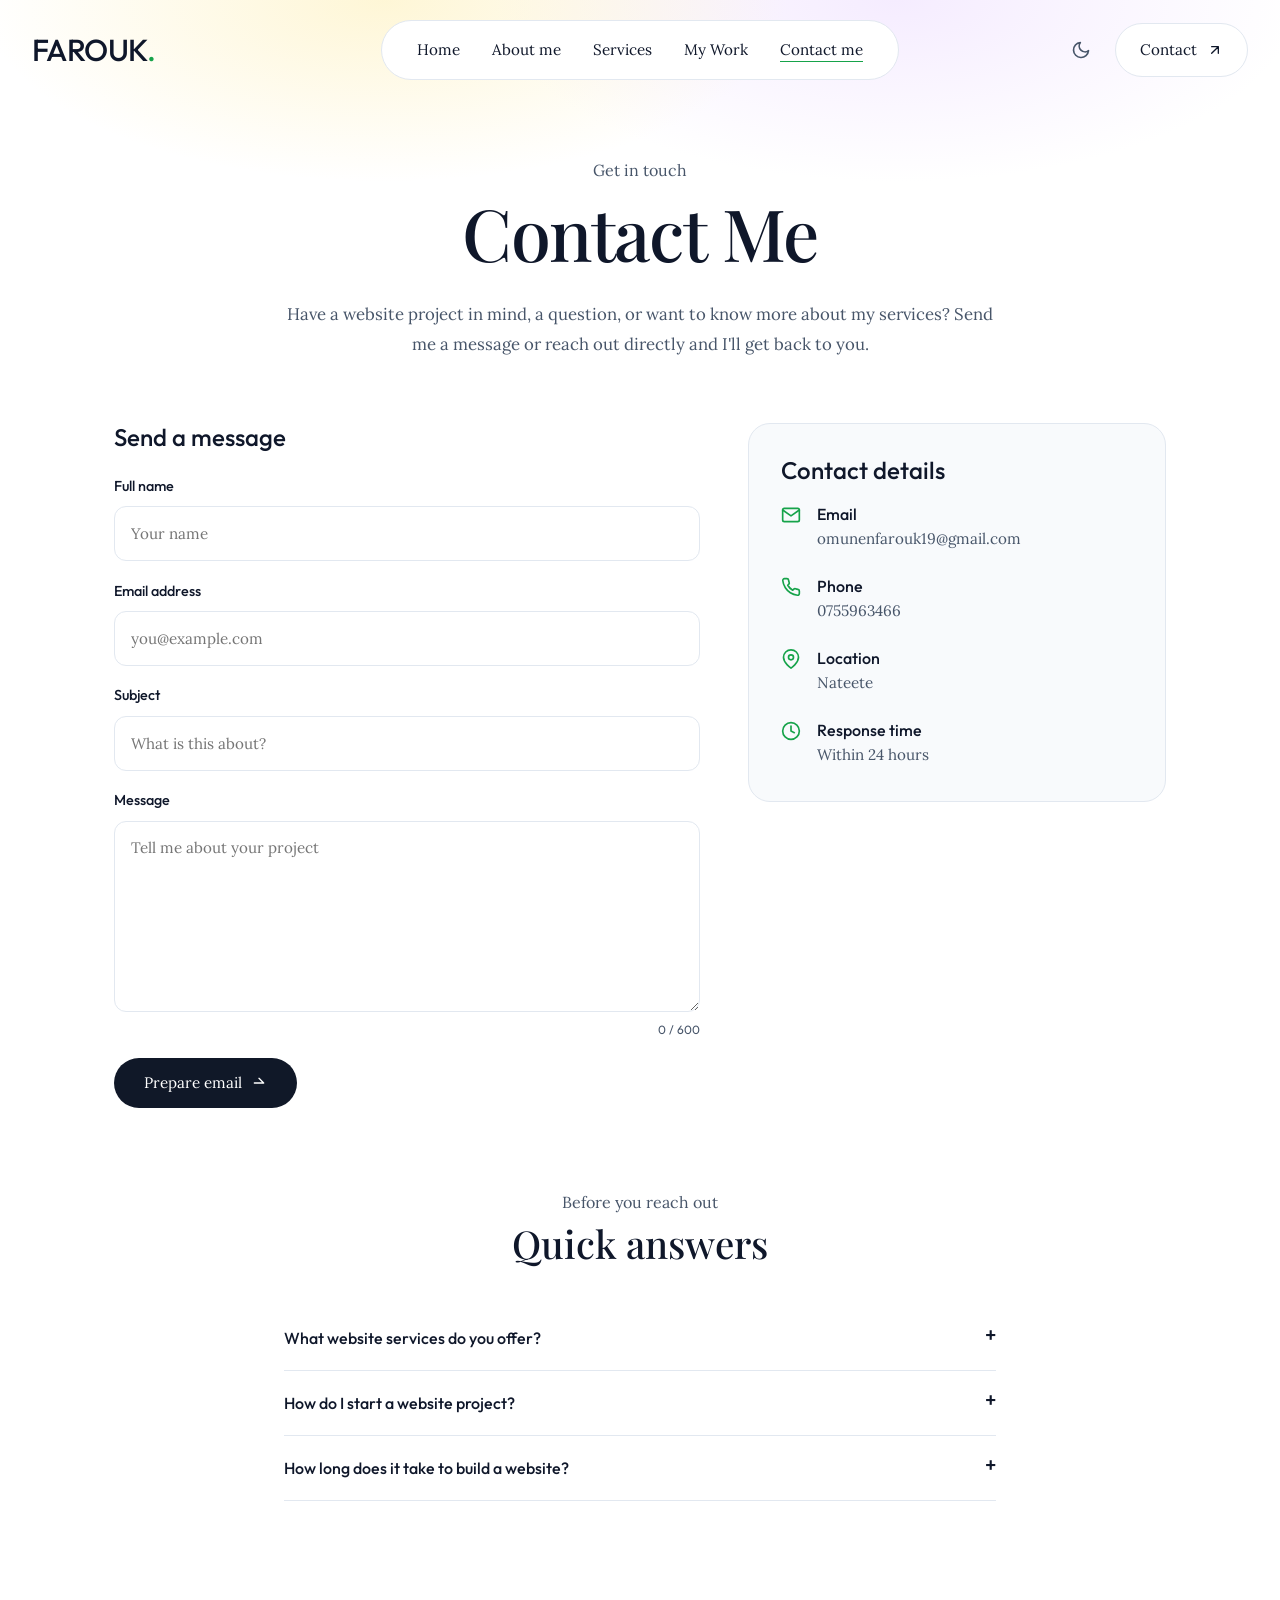
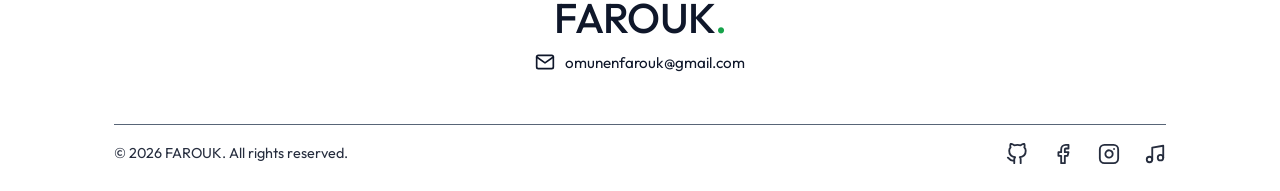
<file: contact.html>
<!doctype html>
<html lang="en">
  <head>
    <meta charset="UTF-8" />
    <meta name="viewport" content="width=device-width, initial-scale=1" />
    <title>FAROUK</title>
    <meta name="description" content="Get in touch about your project." />
    <link rel="preconnect" href="https://fonts.googleapis.com" />
    <link rel="preconnect" href="https://fonts.gstatic.com" crossorigin />
    <link
      href="https://fonts.googleapis.com/css2?family=Lora:wght@400;500&family=Outfit:wght@400;500;600&family=Playfair+Display:wght@400;500;600&display=swap"
      rel="stylesheet"
    />
    <link rel="stylesheet" href="style.css" />
    <script>
      try {
        if (localStorage.getItem("theme") === "dark")
          document.documentElement.dataset.theme = "dark";
      } catch (e) {}
    </script>
  </head>
  <body>
    <header class="site-header">
      <div class="header-inner">
        <a href="index.html" class="logo" aria-label="Home"
          >FAROUK<span>.</span></a
        >
        <nav class="nav" aria-label="Main">
          <ul class="nav-links" id="nav-links">
            <li><a href="index.html">Home</a></li>
            <li><a href="about.html">About me</a></li>
            <li><a href="services.html">Services</a></li>
            <li><a href="portfolio.html">My Work</a></li>
            <li>
              <a href="contact.html" class="active" aria-current="page"
                >Contact me</a
              >
            </li>
          </ul>
        </nav>
        <div class="header-actions">
          <button
            class="icon-btn theme-toggle"
            type="button"
            aria-label="Switch to dark mode"
          >
            <svg
              class="icon i-moon"
              width="20"
              height="20"
              viewBox="0 0 24 24"
              fill="none"
              stroke="currentColor"
              stroke-width="2"
              stroke-linecap="round"
              stroke-linejoin="round"
              aria-hidden="true"
            >
              <path d="M21 12.79A9 9 0 1 1 11.21 3 7 7 0 0 0 21 12.79z" /></svg
            ><svg
              class="icon i-sun"
              width="20"
              height="20"
              viewBox="0 0 24 24"
              fill="none"
              stroke="currentColor"
              stroke-width="2"
              stroke-linecap="round"
              stroke-linejoin="round"
              aria-hidden="true"
            >
              <circle cx="12" cy="12" r="5" />
              <path
                d="M12 1v2M12 21v2M4.22 4.22l1.42 1.42M18.36 18.36l1.42 1.42M1 12h2M21 12h2M4.22 19.78l1.42-1.42M18.36 5.64l1.42-1.42"
              />
            </svg>
          </button>
          <a href="contact.html" class="btn btn-outline header-cta"
            >Contact
            <svg
              class="icon"
              width="16"
              height="16"
              viewBox="0 0 24 24"
              fill="none"
              stroke="currentColor"
              stroke-width="2"
              stroke-linecap="round"
              stroke-linejoin="round"
              aria-hidden="true"
            >
              <path d="M7 17L17 7M7 7h10v10" /></svg
          ></a>
          <button
            class="icon-btn nav-toggle"
            type="button"
            aria-label="Open menu"
            aria-expanded="false"
            aria-controls="nav-links"
          >
            <svg
              class="icon"
              width="22"
              height="22"
              viewBox="0 0 24 24"
              fill="none"
              stroke="currentColor"
              stroke-width="2"
              stroke-linecap="round"
              stroke-linejoin="round"
              aria-hidden="true"
            >
              <path d="M3 6h18M3 12h18M3 18h18" />
            </svg>
          </button>
        </div>
      </div>
    </header>
    <main>
      <section class="page-hero">
        <p class="eyebrow">Get in touch</p>
        <h1>Contact Me</h1>
        <p class="lead">
          Have a website project in mind, a question, or want to know more about
          my services? Send me a message or reach out directly and I'll get back
          to you.
        </p>
      </section>
      <section class="container contact-grid">
        <form id="contact-form" class="contact-form" novalidate>
          <h2 class="h-sans">Send a message</h2>
          <div class="form-group">
            <label for="name">Full name</label
            ><input
              id="name"
              name="name"
              type="text"
              placeholder="Your name"
              autocomplete="off"
            />
            <p class="form-error" role="alert"></p>
          </div>
          <div class="form-group">
            <label for="email">Email address</label
            ><input
              id="email"
              name="email"
              type="email"
              placeholder="you@example.com"
              autocomplete="off"
            />
            <p class="form-error" role="alert"></p>
          </div>
          <div class="form-group">
            <label for="subject">Subject</label
            ><input
              id="subject"
              name="subject"
              type="text"
              placeholder="What is this about?"
              autocomplete="off"
            />
            <p class="form-error" role="alert"></p>
          </div>
          <div class="form-group">
            <label for="message">Message</label
            ><textarea
              id="message"
              name="message"
              rows="6"
              maxlength="600"
              placeholder="Tell me about your project"
            ></textarea>
            <p class="char-count">0 / 600</p>
            <p class="form-error" role="alert"></p>
          </div>
          <button class="btn btn-dark" type="submit">
            Prepare email
            <svg
              class="icon"
              width="16"
              height="16"
              viewBox="0 0 24 24"
              fill="none"
              stroke="currentColor"
              stroke-width="2"
              stroke-linecap="round"
              stroke-linejoin="round"
              aria-hidden="true"
            >
              <path d="M5 12h14M12 5l7 7" />
            </svg>
          </button>
          <p class="form-status" role="status"></p>
        </form>
        <aside class="contact-info">
          <h2 class="h-sans">Contact details</h2>
          <ul>
            <li>
              <svg
                class="icon"
                width="20"
                height="20"
                viewBox="0 0 24 24"
                fill="none"
                stroke="currentColor"
                stroke-width="2"
                stroke-linecap="round"
                stroke-linejoin="round"
                aria-hidden="true"
              >
                <rect x="2" y="4" width="20" height="16" rx="2" />
                <path d="M22 6l-10 7L2 6" />
              </svg>
              <div>
                <h3>Email</h3>
                <a href="mailto:omunenfarouk19@gmail.com"
                  >omunenfarouk19@gmail.com</a
                >
              </div>
            </li>
            <li>
              <svg
                class="icon"
                width="20"
                height="20"
                viewBox="0 0 24 24"
                fill="none"
                stroke="currentColor"
                stroke-width="2"
                stroke-linecap="round"
                stroke-linejoin="round"
                aria-hidden="true"
              >
                <path
                  d="M22 16.92v3a2 2 0 0 1-2.18 2 19.79 19.79 0 0 1-8.63-3.07 19.5 19.5 0 0 1-6-6A19.79 19.79 0 0 1 2.12 4.18 2 2 0 0 1 4.11 2h3a2 2 0 0 1 2 1.72c.13.96.36 1.9.7 2.81a2 2 0 0 1-.45 2.11L8.09 9.91a16 16 0 0 0 6 6l1.27-1.27a2 2 0 0 1 2.11-.45c.91.34 1.85.57 2.81.7A2 2 0 0 1 22 16.92z"
                />
              </svg>
              <div>
                <h3>Phone</h3>
                <a href="tel:0755963466">0755963466</a>
              </div>
            </li>
            <li>
              <svg
                class="icon"
                width="20"
                height="20"
                viewBox="0 0 24 24"
                fill="none"
                stroke="currentColor"
                stroke-width="2"
                stroke-linecap="round"
                stroke-linejoin="round"
                aria-hidden="true"
              >
                <path d="M21 10c0 7-9 13-9 13S3 17 3 10a9 9 0 0 1 18 0z" />
                <circle cx="12" cy="10" r="3" />
              </svg>
              <div>
                <h3>Location</h3>
                <span>Nateete</span>
              </div>
            </li>
            <li>
              <svg
                class="icon"
                width="20"
                height="20"
                viewBox="0 0 24 24"
                fill="none"
                stroke="currentColor"
                stroke-width="2"
                stroke-linecap="round"
                stroke-linejoin="round"
                aria-hidden="true"
              >
                <circle cx="12" cy="12" r="10" />
                <path d="M12 6v6l4 2" />
              </svg>
              <div>
                <h3>Response time</h3>
                <span>Within 24 hours</span>
              </div>
            </li>
          </ul>
        </aside>
      </section>
      <section class="container narrow">
        <div class="section-head">
          <p class="eyebrow">Before you reach out</p>
          <h2 class="h-serif-md">Quick answers</h2>
        </div>
        <details class="faq">
          <summary>What website services do you offer?</summary>
          <p>
            I offer web design, web development, SEO, and hosting and website
            maintenance.
          </p>
        </details>
        <details class="faq">
          <summary>How do I start a website project?</summary>
          <p>
            Send me a message through the contact form or by email with a few
            details about your project, and we'll take it from there.
          </p>
        </details>
        <details class="faq">
          <summary>How long does it take to build a website?</summary>
          <p>
            Timelines depend on the scope and requirements of the project, so
            I'll discuss them with you once I understand what you need.
          </p>
        </details>
      </section>
    </main>
    <footer class="site-footer">
      <div class="footer-top">
        <a href="index.html" class="logo logo-lg" aria-label="Home"
          >FAROUK<span>.</span></a
        >
        <a class="footer-mail" href="mailto:omunenfarouk@gmail.com"
          ><svg
            class="icon"
            width="20"
            height="20"
            viewBox="0 0 24 24"
            fill="none"
            stroke="currentColor"
            stroke-width="2"
            stroke-linecap="round"
            stroke-linejoin="round"
            aria-hidden="true"
          >
            <rect x="2" y="4" width="20" height="16" rx="2" />
            <path d="M22 6l-10 7L2 6" />
          </svg>
          omunenfarouk@gmail.com</a
        >
      </div>
      <div class="footer-bottom">
        <p>&copy; <span id="year">2026</span> FAROUK. All rights reserved.</p>
        <div class="social">
          <a href="#" aria-label="GitHub"
            ><svg
              class="icon"
              width="22"
              height="22"
              viewBox="0 0 24 24"
              fill="none"
              stroke="currentColor"
              stroke-width="2"
              stroke-linecap="round"
              stroke-linejoin="round"
              aria-hidden="true"
            >
              <path
                d="M9 19c-5 1.5-5-2.5-7-3m14 6v-3.87a3.37 3.37 0 0 0-.94-2.61c3.14-.35 6.44-1.54 6.44-7A5.44 5.44 0 0 0 20 4.77 5.07 5.07 0 0 0 19.91 1S18.73.65 16 2.48a13.38 13.38 0 0 0-7 0C6.27.65 5.09 1 5.09 1A5.07 5.07 0 0 0 5 4.77a5.44 5.44 0 0 0-1.5 3.78c0 5.42 3.3 6.61 6.44 7A3.37 3.37 0 0 0 9 18.13V22"
              /></svg></a
          ><a href="#" aria-label="Facebook"
            ><svg
              class="icon"
              width="22"
              height="22"
              viewBox="0 0 24 24"
              fill="none"
              stroke="currentColor"
              stroke-width="2"
              stroke-linecap="round"
              stroke-linejoin="round"
              aria-hidden="true"
            >
              <path
                d="M18 2h-3a5 5 0 0 0-5 5v3H7v4h3v8h4v-8h3l1-4h-4V7a1 1 0 0 1 1-1h3z"
              /></svg></a
          ><a href="#" aria-label="Instagram"
            ><svg
              class="icon"
              width="22"
              height="22"
              viewBox="0 0 24 24"
              fill="none"
              stroke="currentColor"
              stroke-width="2"
              stroke-linecap="round"
              stroke-linejoin="round"
              aria-hidden="true"
            >
              <rect x="2" y="2" width="20" height="20" rx="5" />
              <path
                d="M16 11.37A4 4 0 1 1 12.63 8 4 4 0 0 1 16 11.37zM17.5 6.5h.01"
              /></svg></a
          ><a href="#" aria-label="TikTok"
            ><svg
              class="icon"
              width="22"
              height="22"
              viewBox="0 0 24 24"
              fill="none"
              stroke="currentColor"
              stroke-width="2"
              stroke-linecap="round"
              stroke-linejoin="round"
              aria-hidden="true"
            >
              <path d="M9 18V5l12-2v13" />
              <circle cx="6" cy="18" r="3" />
              <circle cx="18" cy="16" r="3" /></svg
          ></a>
        </div>
      </div>
    </footer>
    <script src="main.js"></script>
  </body>
</html>
</file>
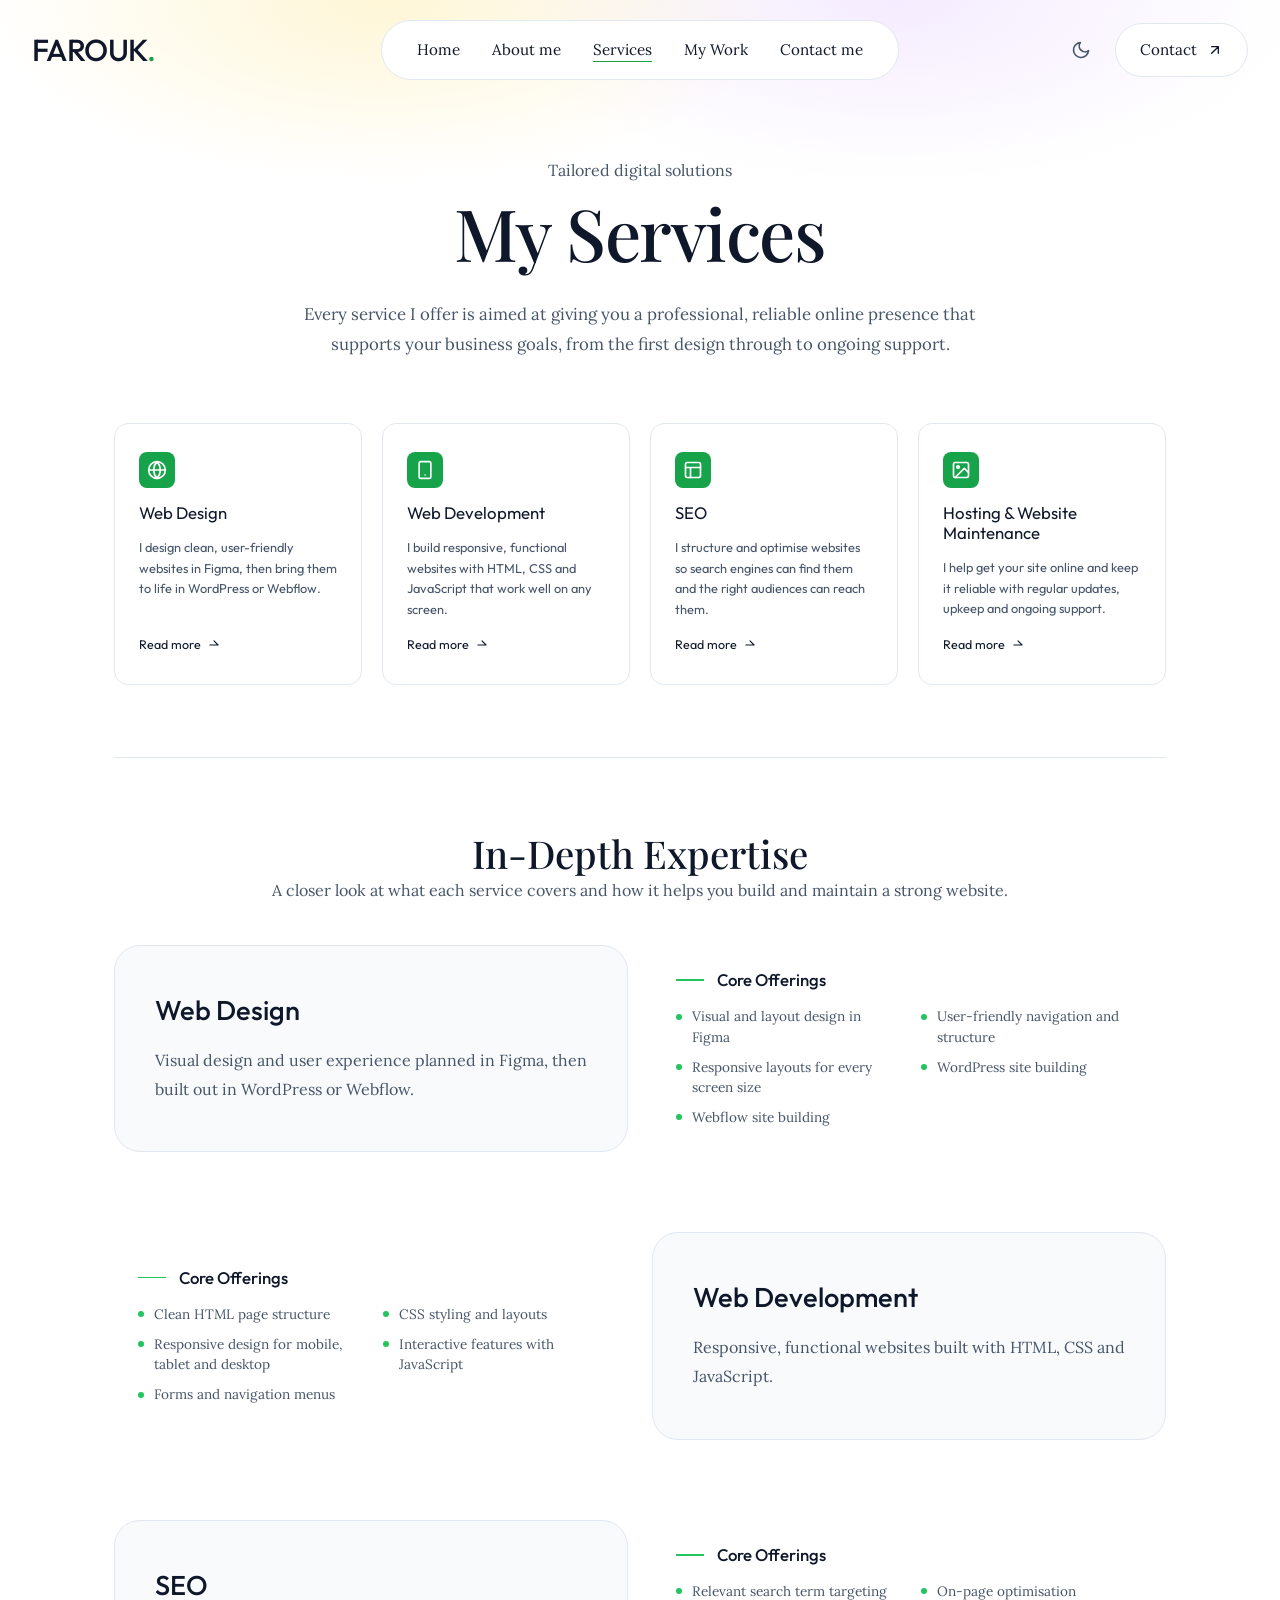
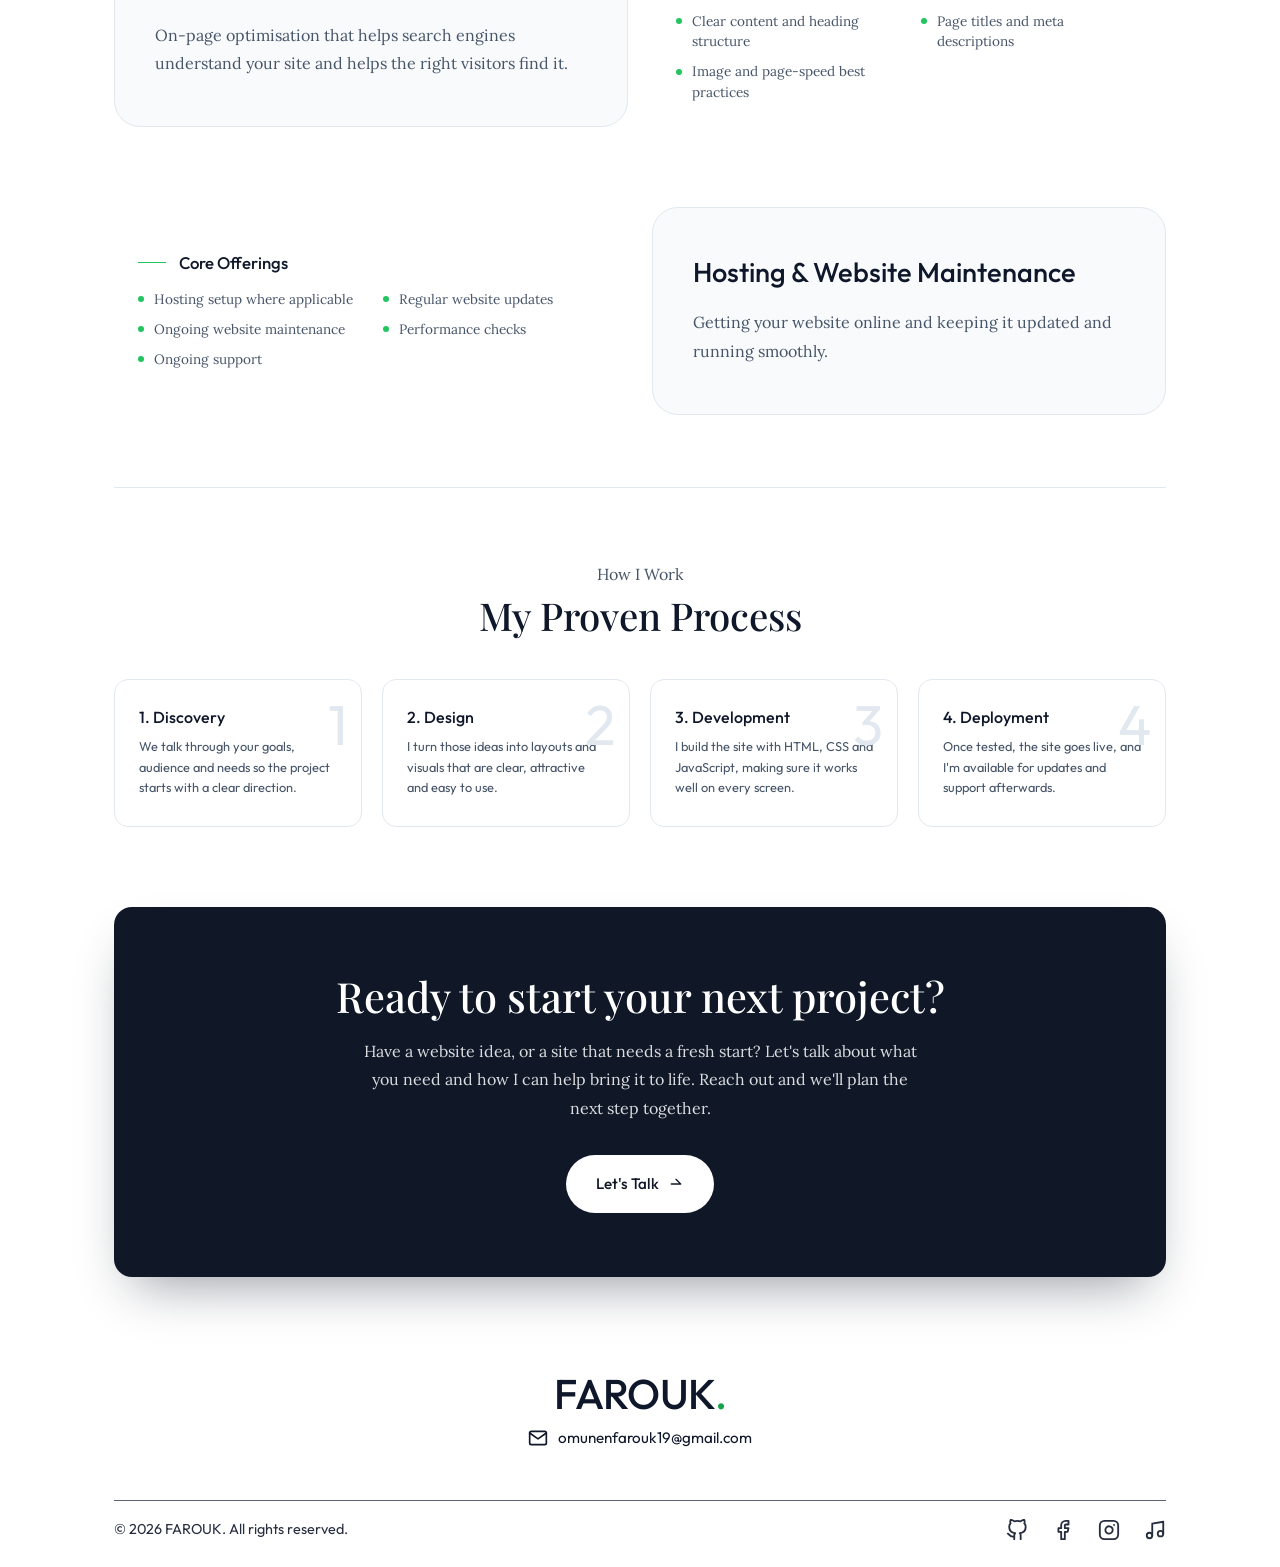
<file: services.html>
<!doctype html>
<html lang="en">
  <head>
    <meta charset="UTF-8" />
    <meta name="viewport" content="width=device-width, initial-scale=1" />
    <title>FAROUK</title>
    <meta name="description" content="Services I offer and how I work." />
    <link rel="preconnect" href="https://fonts.googleapis.com" />
    <link rel="preconnect" href="https://fonts.gstatic.com" crossorigin />
    <link
      href="https://fonts.googleapis.com/css2?family=Lora:wght@400;500&family=Outfit:wght@400;500;600&family=Playfair+Display:wght@400;500;600&display=swap"
      rel="stylesheet"
    />
    <link rel="stylesheet" href="style.css" />
    <script>
      try {
        if (localStorage.getItem("theme") === "dark")
          document.documentElement.dataset.theme = "dark";
      } catch (e) {}
    </script>
  </head>
  <body>
    <header class="site-header">
      <div class="header-inner">
        <a href="index.html" class="logo" aria-label="Home"
          >FAROUK<span>.</span></a
        >
        <nav class="nav" aria-label="Main">
          <ul class="nav-links" id="nav-links">
            <li><a href="index.html">Home</a></li>
            <li><a href="about.html">About me</a></li>
            <li>
              <a href="services.html" class="active" aria-current="page"
                >Services</a
              >
            </li>
            <li><a href="portfolio.html">My Work</a></li>
            <li><a href="contact.html">Contact me</a></li>
          </ul>
        </nav>
        <div class="header-actions">
          <button
            class="icon-btn theme-toggle"
            type="button"
            aria-label="Switch to dark mode"
          >
            <svg
              class="icon i-moon"
              width="20"
              height="20"
              viewBox="0 0 24 24"
              fill="none"
              stroke="currentColor"
              stroke-width="2"
              stroke-linecap="round"
              stroke-linejoin="round"
              aria-hidden="true"
            >
              <path d="M21 12.79A9 9 0 1 1 11.21 3 7 7 0 0 0 21 12.79z" /></svg
            ><svg
              class="icon i-sun"
              width="20"
              height="20"
              viewBox="0 0 24 24"
              fill="none"
              stroke="currentColor"
              stroke-width="2"
              stroke-linecap="round"
              stroke-linejoin="round"
              aria-hidden="true"
            >
              <circle cx="12" cy="12" r="5" />
              <path
                d="M12 1v2M12 21v2M4.22 4.22l1.42 1.42M18.36 18.36l1.42 1.42M1 12h2M21 12h2M4.22 19.78l1.42-1.42M18.36 5.64l1.42-1.42"
              />
            </svg>
          </button>
          <a href="contact.html" class="btn btn-outline header-cta"
            >Contact
            <svg
              class="icon"
              width="16"
              height="16"
              viewBox="0 0 24 24"
              fill="none"
              stroke="currentColor"
              stroke-width="2"
              stroke-linecap="round"
              stroke-linejoin="round"
              aria-hidden="true"
            >
              <path d="M7 17L17 7M7 7h10v10" /></svg
          ></a>
          <button
            class="icon-btn nav-toggle"
            type="button"
            aria-label="Open menu"
            aria-expanded="false"
            aria-controls="nav-links"
          >
            <svg
              class="icon"
              width="22"
              height="22"
              viewBox="0 0 24 24"
              fill="none"
              stroke="currentColor"
              stroke-width="2"
              stroke-linecap="round"
              stroke-linejoin="round"
              aria-hidden="true"
            >
              <path d="M3 6h18M3 12h18M3 18h18" />
            </svg>
          </button>
        </div>
      </div>
    </header>
    <main>
      <section class="page-hero">
        <p class="eyebrow">Tailored digital solutions</p>
        <h1>My Services</h1>
        <p class="lead">
          Every service I offer is aimed at giving you a professional, reliable
          online presence that supports your business goals, from the first
          design through to ongoing support.
        </p>
      </section>
      <section class="container">
        <div class="grid-4">
          <article class="service-card">
            <span class="icon-box"
              ><svg
                class="icon"
                width="20"
                height="20"
                viewBox="0 0 24 24"
                fill="none"
                stroke="currentColor"
                stroke-width="2"
                stroke-linecap="round"
                stroke-linejoin="round"
                aria-hidden="true"
              >
                <circle cx="12" cy="12" r="10" />
                <path
                  d="M2 12h20M12 2a15.3 15.3 0 0 1 4 10 15.3 15.3 0 0 1-4 10 15.3 15.3 0 0 1-4-10 15.3 15.3 0 0 1 4-10z"
                /></svg
            ></span>
            <h3>Web Design</h3>
            <p>
              I design clean, user-friendly websites in Figma, then bring them
              to life in WordPress or Webflow.
            </p>
            <a class="read-more" href="#service-1"
              >Read more
              <svg
                class="icon"
                width="14"
                height="14"
                viewBox="0 0 24 24"
                fill="none"
                stroke="currentColor"
                stroke-width="2"
                stroke-linecap="round"
                stroke-linejoin="round"
                aria-hidden="true"
              >
                <path d="M5 12h14M12 5l7 7" /></svg
            ></a>
          </article>
          <article class="service-card">
            <span class="icon-box"
              ><svg
                class="icon"
                width="20"
                height="20"
                viewBox="0 0 24 24"
                fill="none"
                stroke="currentColor"
                stroke-width="2"
                stroke-linecap="round"
                stroke-linejoin="round"
                aria-hidden="true"
              >
                <rect x="5" y="2" width="14" height="20" rx="2" />
                <path d="M12 18h.01" /></svg
            ></span>
            <h3>Web Development</h3>
            <p>
              I build responsive, functional websites with HTML, CSS and
              JavaScript that work well on any screen.
            </p>
            <a class="read-more" href="#service-2"
              >Read more
              <svg
                class="icon"
                width="14"
                height="14"
                viewBox="0 0 24 24"
                fill="none"
                stroke="currentColor"
                stroke-width="2"
                stroke-linecap="round"
                stroke-linejoin="round"
                aria-hidden="true"
              >
                <path d="M5 12h14M12 5l7 7" /></svg
            ></a>
          </article>
          <article class="service-card">
            <span class="icon-box"
              ><svg
                class="icon"
                width="20"
                height="20"
                viewBox="0 0 24 24"
                fill="none"
                stroke="currentColor"
                stroke-width="2"
                stroke-linecap="round"
                stroke-linejoin="round"
                aria-hidden="true"
              >
                <rect x="3" y="3" width="18" height="18" rx="2" />
                <path d="M3 9h18M9 21V9" /></svg
            ></span>
            <h3>SEO</h3>
            <p>
              I structure and optimise websites so search engines can find them
              and the right audiences can reach them.
            </p>
            <a class="read-more" href="#service-3"
              >Read more
              <svg
                class="icon"
                width="14"
                height="14"
                viewBox="0 0 24 24"
                fill="none"
                stroke="currentColor"
                stroke-width="2"
                stroke-linecap="round"
                stroke-linejoin="round"
                aria-hidden="true"
              >
                <path d="M5 12h14M12 5l7 7" /></svg
            ></a>
          </article>
          <article class="service-card">
            <span class="icon-box"
              ><svg
                class="icon"
                width="20"
                height="20"
                viewBox="0 0 24 24"
                fill="none"
                stroke="currentColor"
                stroke-width="2"
                stroke-linecap="round"
                stroke-linejoin="round"
                aria-hidden="true"
              >
                <rect x="3" y="3" width="18" height="18" rx="2" />
                <circle cx="8.5" cy="8.5" r="1.5" />
                <path d="M21 15l-5-5L5 21" /></svg
            ></span>
            <h3>Hosting & Website Maintenance</h3>
            <p>
              I help get your site online and keep it reliable with regular
              updates, upkeep and ongoing support.
            </p>
            <a class="read-more" href="#service-4"
              >Read more
              <svg
                class="icon"
                width="14"
                height="14"
                viewBox="0 0 24 24"
                fill="none"
                stroke="currentColor"
                stroke-width="2"
                stroke-linecap="round"
                stroke-linejoin="round"
                aria-hidden="true"
              >
                <path d="M5 12h14M12 5l7 7" /></svg
            ></a>
          </article>
        </div>
        <hr class="rule big" />
      </section>
      <section class="container">
        <div class="section-head">
          <h2 class="h-serif-md">In-Depth Expertise</h2>
          <p class="muted">
            A closer look at what each service covers and how it helps you build
            and maintain a strong website.
          </p>
        </div>
        <div class="deep-list">
          <article class="deep-row" id="service-1">
            <div class="deep-card">
              <h3>Web Design</h3>
              <p>
                Visual design and user experience planned in Figma, then built
                out in WordPress or Webflow.
              </p>
            </div>
            <div class="offerings">
              <h4>Core Offerings</h4>
              <ul>
                <li>Visual and layout design in Figma</li>
                <li>User-friendly navigation and structure</li>
                <li>Responsive layouts for every screen size</li>
                <li>WordPress site building</li>
                <li>Webflow site building</li>
              </ul>
            </div>
          </article>
          <article class="deep-row flip" id="service-2">
            <div class="offerings">
              <h4>Core Offerings</h4>
              <ul>
                <li>Clean HTML page structure</li>
                <li>CSS styling and layouts</li>
                <li>Responsive design for mobile, tablet and desktop</li>
                <li>Interactive features with JavaScript</li>
                <li>Forms and navigation menus</li>
              </ul>
            </div>
            <div class="deep-card">
              <h3>Web Development</h3>
              <p>
                Responsive, functional websites built with HTML, CSS and
                JavaScript.
              </p>
            </div>
          </article>
          <article class="deep-row" id="service-3">
            <div class="deep-card">
              <h3>SEO</h3>
              <p>
                On-page optimisation that helps search engines understand your
                site and helps the right visitors find it.
              </p>
            </div>
            <div class="offerings">
              <h4>Core Offerings</h4>
              <ul>
                <li>Relevant search term targeting</li>
                <li>On-page optimisation</li>
                <li>Clear content and heading structure</li>
                <li>Page titles and meta descriptions</li>
                <li>Image and page-speed best practices</li>
              </ul>
            </div>
          </article>
          <article class="deep-row flip" id="service-4">
            <div class="offerings">
              <h4>Core Offerings</h4>
              <ul>
                <li>Hosting setup where applicable</li>
                <li>Regular website updates</li>
                <li>Ongoing website maintenance</li>
                <li>Performance checks</li>
                <li>Ongoing support</li>
              </ul>
            </div>
            <div class="deep-card">
              <h3>Hosting & Website Maintenance</h3>
              <p>
                Getting your website online and keeping it updated and running
                smoothly.
              </p>
            </div>
          </article>
        </div>
        <hr class="rule big" />
      </section>
      <section class="container">
        <div class="section-head">
          <p class="eyebrow">How I Work</p>
          <h2 class="h-serif-md">My Proven Process</h2>
        </div>
        <ol class="grid-4 steps">
          <li class="step">
            <span class="step-n">1</span>
            <h3>1. Discovery</h3>
            <p>
              We talk through your goals, audience and needs so the project
              starts with a clear direction.
            </p>
          </li>
          <li class="step">
            <span class="step-n">2</span>
            <h3>2. Design</h3>
            <p>
              I turn those ideas into layouts and visuals that are clear,
              attractive and easy to use.
            </p>
          </li>
          <li class="step">
            <span class="step-n">3</span>
            <h3>3. Development</h3>
            <p>
              I build the site with HTML, CSS and JavaScript, making sure it
              works well on every screen.
            </p>
          </li>
          <li class="step">
            <span class="step-n">4</span>
            <h3>4. Deployment</h3>
            <p>
              Once tested, the site goes live, and I'm available for updates and
              support afterwards.
            </p>
          </li>
        </ol>
      </section>
      <section class="container">
        <div class="cta-dark">
          <h2>Ready to start your next project?</h2>
          <p>
            Have a website idea, or a site that needs a fresh start? Let's talk
            about what you need and how I can help bring it to life. Reach out
            and we'll plan the next step together.
          </p>
          <a class="btn btn-light" href="contact.html"
            >Let's Talk
            <svg
              class="icon"
              width="16"
              height="16"
              viewBox="0 0 24 24"
              fill="none"
              stroke="currentColor"
              stroke-width="2"
              stroke-linecap="round"
              stroke-linejoin="round"
              aria-hidden="true"
            >
              <path d="M5 12h14M12 5l7 7" /></svg
          ></a>
        </div>
      </section>
    </main>
    <footer class="site-footer">
      <div class="footer-top">
        <a href="index.html" class="logo logo-lg" aria-label="Home"
          >FAROUK<span>.</span></a
        >
        <a class="footer-mail" href="mailto:omunenfarouk@gmail.com"
          ><svg
            class="icon"
            width="20"
            height="20"
            viewBox="0 0 24 24"
            fill="none"
            stroke="currentColor"
            stroke-width="2"
            stroke-linecap="round"
            stroke-linejoin="round"
            aria-hidden="true"
          >
            <rect x="2" y="4" width="20" height="16" rx="2" />
            <path d="M22 6l-10 7L2 6" />
          </svg>
          omunenfarouk19@gmail.com</a
        >
      </div>
      <div class="footer-bottom">
        <p>&copy; <span id="year">2026</span> FAROUK. All rights reserved.</p>
        <div class="social">
          <a href="#" aria-label="GitHub"
            ><svg
              class="icon"
              width="22"
              height="22"
              viewBox="0 0 24 24"
              fill="none"
              stroke="currentColor"
              stroke-width="2"
              stroke-linecap="round"
              stroke-linejoin="round"
              aria-hidden="true"
            >
              <path
                d="M9 19c-5 1.5-5-2.5-7-3m14 6v-3.87a3.37 3.37 0 0 0-.94-2.61c3.14-.35 6.44-1.54 6.44-7A5.44 5.44 0 0 0 20 4.77 5.07 5.07 0 0 0 19.91 1S18.73.65 16 2.48a13.38 13.38 0 0 0-7 0C6.27.65 5.09 1 5.09 1A5.07 5.07 0 0 0 5 4.77a5.44 5.44 0 0 0-1.5 3.78c0 5.42 3.3 6.61 6.44 7A3.37 3.37 0 0 0 9 18.13V22"
              /></svg></a
          ><a href="#" aria-label="Facebook"
            ><svg
              class="icon"
              width="22"
              height="22"
              viewBox="0 0 24 24"
              fill="none"
              stroke="currentColor"
              stroke-width="2"
              stroke-linecap="round"
              stroke-linejoin="round"
              aria-hidden="true"
            >
              <path
                d="M18 2h-3a5 5 0 0 0-5 5v3H7v4h3v8h4v-8h3l1-4h-4V7a1 1 0 0 1 1-1h3z"
              /></svg></a
          ><a href="#" aria-label="Instagram"
            ><svg
              class="icon"
              width="22"
              height="22"
              viewBox="0 0 24 24"
              fill="none"
              stroke="currentColor"
              stroke-width="2"
              stroke-linecap="round"
              stroke-linejoin="round"
              aria-hidden="true"
            >
              <rect x="2" y="2" width="20" height="20" rx="5" />
              <path
                d="M16 11.37A4 4 0 1 1 12.63 8 4 4 0 0 1 16 11.37zM17.5 6.5h.01"
              /></svg></a
          ><a href="#" aria-label="TikTok"
            ><svg
              class="icon"
              width="22"
              height="22"
              viewBox="0 0 24 24"
              fill="none"
              stroke="currentColor"
              stroke-width="2"
              stroke-linecap="round"
              stroke-linejoin="round"
              aria-hidden="true"
            >
              <path d="M9 18V5l12-2v13" />
              <circle cx="6" cy="18" r="3" />
              <circle cx="18" cy="16" r="3" /></svg
          ></a>
        </div>
      </div>
    </footer>
    <script src="main.js"></script>
  </body>
</html>
</file>
<file: style.css>
/* ==========================================================================
   Portfolio styles — plain CSS, no frameworks.
   Sections: 1 Variables · 2 Base · 3 Header · 4 Buttons · 5 Layout helpers
             6 Cards · 7 About · 8 Services · 9 Work · 10 Contact · 11 Footer
             12 Dark theme · 13 Responsive
   ========================================================================== */

/* 1. Variables — change colours and fonts here */
:root {
  --bg: #ffffff;
  --text: #0f172a;
  --muted: #475569;
  --border: #e2e8f0;
  --card: #f8fafc;
  --accent: #16a34a;
  --accent-soft: #dcfce7;
  --dark: #101828;
  --on-dark: #ffffff;

  --font-display: "Playfair Display", Georgia, serif;
  --font-body: "Lora", Georgia, serif;
  --font-ui: "Outfit", system-ui, sans-serif;

  --max: 1100px;
  --radius: 14px;
}

/* 2. Base */
*,
*::before,
*::after {
  box-sizing: border-box;
  margin: 0;
  padding: 0;
}
html {
  scroll-behavior: smooth;
}
body {
  background: var(--bg);
  color: var(--text);
  font-family: var(--font-body);
  line-height: 1.8;
  overflow-x: hidden;
}
/* soft pastel glow behind the header, like the reference */
body::before {
  content: "";
  position: absolute;
  top: 0;
  left: 0;
  right: 0;
  height: 260px;
  z-index: -1;
  background:
    radial-gradient(
      ellipse 45% 100% at 30% 0%,
      rgba(253, 230, 138, 0.35),
      transparent 70%
    ),
    radial-gradient(
      ellipse 45% 100% at 70% 0%,
      rgba(233, 213, 255, 0.45),
      transparent 70%
    );
}
img,
svg {
  max-width: 100%;
  display: block;
}
a {
  color: inherit;
  text-decoration: none;
}
ul,
ol {
  list-style: none;
}
h1,
h2,
h3,
h4 {
  font-weight: 500;
  line-height: 1.2;
}
:focus-visible {
  outline: 2px solid var(--accent);
  outline-offset: 3px;
}
.icon {
  flex-shrink: 0;
}

/* 3. Header */
.site-header {
  padding: 1.25rem 2rem;
}
.header-inner {
  max-width: 1280px;
  margin: 0 auto;
  display: grid;
  grid-template-columns: 1fr auto 1fr;
  align-items: center;
  gap: 1rem;
  position: relative;
}
.logo {
  font-family: var(--font-ui);
  font-weight: 500;
  font-size: 1.9rem;
  letter-spacing: -0.02em;
  line-height: 1;
}
.logo span {
  color: var(--accent);
}
.logo-lg {
  font-size: 2.6rem;
}
.nav-links {
  display: flex;
  gap: 2rem;
  padding: 0.95rem 2.2rem;
  border: 1px solid var(--border);
  border-radius: 999px;
  background: var(--bg);
  font-size: 0.95rem;
}
.nav-links a {
  padding-bottom: 2px;
  border-bottom: 1.5px solid transparent;
}
.nav-links a:hover,
.nav-links a.active {
  border-bottom-color: var(--accent);
}
.header-actions {
  display: flex;
  justify-content: flex-end;
  align-items: center;
  gap: 1.25rem;
}
.icon-btn {
  background: none;
  border: 0;
  color: var(--muted);
  cursor: pointer;
  padding: 0.25rem;
  display: inline-flex;
}
.icon-btn:hover {
  color: var(--text);
}
.nav-toggle {
  display: none;
}
.i-sun {
  display: none;
}

/* 4. Buttons */
.btn {
  display: inline-flex;
  align-items: center;
  justify-content: center;
  gap: 0.6rem;
  padding: 0.9rem 1.8rem;
  border-radius: 999px;
  border: 1px solid transparent;
  font-family: var(--font-body);
  font-size: 0.95rem;
  cursor: pointer;
  transition:
    transform 0.15s,
    background 0.15s;
}
.btn:hover {
  transform: translateY(-1px);
}
.btn-outline {
  border-color: var(--border);
  background: var(--bg);
}
.btn-dark {
  background: var(--dark);
  color: #fff;
}
.btn-light {
  background: #fff;
  color: var(--dark);
  font-family: var(--font-ui);
  font-weight: 500;
}
.btn-green {
  background: #22c55e;
  color: #fff;
  font-family: var(--font-ui);
  font-weight: 500;
  box-shadow: 0 8px 20px -8px rgba(34, 197, 94, 0.7);
}
.header-cta {
  padding: 0.75rem 1.5rem;
}
.btn-row {
  display: flex;
  gap: 1rem;
  justify-content: center;
  flex-wrap: wrap;
  margin-top: 2rem;
}

/* 5. Layout helpers */
.container {
  max-width: var(--max);
  margin: 0 auto;
  padding: 0 1.5rem;
}
.narrow {
  max-width: 760px;
}
.center {
  text-align: center;
  margin-top: 2.5rem;
}
.muted {
  color: var(--muted);
}
.page-hero {
  max-width: 760px;
  margin: 3.5rem auto 4rem;
  padding: 0 1.5rem;
  text-align: center;
}
.narrow-hero {
  margin-bottom: 3rem;
}
.eyebrow {
  color: var(--muted);
  font-size: 1rem;
  margin-bottom: 0.25rem;
}
.page-hero h1 {
  font-family: var(--font-display);
  font-size: clamp(2.8rem, 7vw, 4.5rem);
  letter-spacing: -0.02em;
}
.lead {
  color: var(--muted);
  margin-top: 1.5rem;
  font-size: 1.05rem;
}
.section {
  margin-bottom: 5rem;
}
.section-head {
  text-align: center;
  margin-bottom: 2.5rem;
}
.section-head h2 {
  font-family: var(--font-display);
  font-size: 2.4rem;
}
.h-serif-md {
  font-family: var(--font-display);
  font-size: 2rem;
}
.h-sans {
  font-family: var(--font-ui);
  font-weight: 500;
  font-size: 1.5rem;
  margin: 3.5rem 0 1.25rem;
}
.h-sans:first-child {
  margin-top: 0;
}
.rule {
  border: 0;
  border-top: 1px solid var(--border);
  margin: 3rem 0;
}
.rule.big {
  margin: 4.5rem 0;
}
.grid-4 {
  display: grid;
  grid-template-columns: repeat(4, 1fr);
  gap: 1.25rem;
}
.grid-3 {
  display: grid;
  grid-template-columns: repeat(3, 1fr);
  gap: 1.25rem;
}
.placeholder-img {
  background: linear-gradient(135deg, #e5e7eb, #cbd5e1);
  display: grid;
  place-items: center;
  color: #64748b;
  font-family: var(--font-ui);
  font-size: 0.9rem;
}

/* 6. Cards & call-to-action bands */
.service-card,
.info-card,
.step {
  border: 1px solid var(--border);
  border-radius: var(--radius);
  background: var(--bg);
  padding: 1.75rem 1.5rem;
}
.service-card {
  display: flex;
  flex-direction: column;
  gap: 0.9rem;
  font-family: var(--font-ui);
}
.service-card h3 {
  font-weight: 400;
  font-size: 1.05rem;
}
.service-card p {
  color: var(--muted);
  font-size: 0.8rem;
  line-height: 1.6;
  flex: 1;
}
.icon-box {
  width: 36px;
  height: 36px;
  border-radius: 8px;
  background: #16a34a;
  color: #fff;
  display: grid;
  place-items: center;
}
.read-more {
  display: inline-flex;
  align-items: center;
  gap: 0.4rem;
  font-size: 0.78rem;
}
.read-more:hover {
  color: var(--accent);
}
.cta-dark {
  background: var(--dark);
  color: var(--on-dark);
  border-radius: 18px;
  text-align: center;
  padding: 4rem 2rem;
  margin: 5rem 0;
  box-shadow: 0 25px 50px -20px rgba(16, 24, 40, 0.45);
}
.cta-dark h2 {
  font-family: var(--font-display);
  font-size: clamp(1.8rem, 4vw, 2.6rem);
  margin-bottom: 1rem;
}
.cta-dark p {
  max-width: 560px;
  margin: 0 auto 2rem;
  opacity: 0.85;
}
.cta-light {
  background: var(--card);
  border: 1px solid var(--border);
  border-radius: 28px;
  padding: 4rem;
  margin: 5rem 0;
  display: flex;
  align-items: center;
  justify-content: space-between;
  gap: 2rem;
}
.cta-light h2 {
  font-family: var(--font-display);
  font-size: 2.3rem;
  margin-bottom: 0.8rem;
}
.cta-light p {
  color: var(--muted);
  max-width: 520px;
}

/* 7. About page */
.about-grid {
  display: grid;
  grid-template-columns: 1fr 1.6fr;
  gap: 4rem;
  align-items: start;
}
.about-photo {
  position: sticky;
  top: 2rem;
  padding: 1rem 0 0 1rem;
}
.photo {
  width: 100%;
  max-width: 340px;
  aspect-ratio: 3 / 4.4;
  border-radius: 36px;
  box-shadow: 0 20px 40px -15px rgba(15, 23, 42, 0.25);
  overflow: hidden;
}
.badge {
  position: absolute;
  left: 62%;
  bottom: -60px;
  width: 170px;
  height: 170px;
  filter: drop-shadow(0 10px 20px rgba(15, 23, 42, 0.15));
}
.about-body p {
  color: var(--muted);
  margin-bottom: 1.4rem;
}
.info-card {
  display: flex;
  flex-direction: column;
  gap: 0.8rem;
  font-family: var(--font-ui);
  color: var(--muted);
}
.info-card h3 {
  color: var(--text);
  font-weight: 500;
  font-size: 1rem;
}
.info-card p {
  font-size: 0.85rem;
  margin: 0;
  line-height: 1.6;
}
.timeline {
  border-left: 2px solid #22c55e;
  margin-left: 8px;
  display: grid;
  gap: 2rem;
}
.tl-item {
  position: relative;
  padding-left: 1.75rem;
}
.tl-item::before {
  content: "";
  position: absolute;
  left: -9px;
  top: 0.25rem;
  width: 16px;
  height: 16px;
  border-radius: 50%;
  background: #22c55e;
}
.tl-date {
  display: inline-block;
  font-family: var(--font-ui);
  font-size: 0.75rem;
  font-weight: 500;
  color: var(--accent);
  background: var(--accent-soft);
  border-radius: 999px;
  padding: 0 0.7rem;
}
.tl-item h3 {
  font-family: var(--font-ui);
  font-weight: 500;
  font-size: 1.25rem;
  margin: 0.4rem 0 0.3rem;
}
.tl-item p {
  font-size: 0.95rem;
  line-height: 1.7;
  margin: 0;
}
.tiles {
  display: flex;
  gap: 1.5rem;
  flex-wrap: wrap;
}
.tiles li {
  display: grid;
  justify-items: center;
  gap: 0.6rem;
}
.tile {
  width: 62px;
  height: 62px;
  border: 1px solid var(--border);
  border-radius: 14px;
  display: grid;
  place-items: center;
  font-family: var(--font-ui);
  font-weight: 500;
  color: var(--accent);
}
.tile-label {
  font-size: 0.8rem;
  color: var(--muted);
}

/* 8. Services page */
.deep-list {
  display: grid;
  gap: 5rem;
}
.deep-row {
  display: grid;
  grid-template-columns: 1fr 1fr;
  gap: 1.5rem;
  align-items: center;
}
.deep-card {
  background: var(--card);
  border: 1px solid var(--border);
  border-radius: 26px;
  padding: 3rem 2.5rem;
}
.deep-card h3 {
  font-family: var(--font-ui);
  font-weight: 500;
  font-size: 1.7rem;
  margin-bottom: 1.2rem;
}
.deep-card p {
  color: var(--muted);
}
.offerings {
  padding: 0 1.5rem;
}
.offerings h4 {
  font-family: var(--font-ui);
  font-weight: 500;
  font-size: 1.05rem;
  display: flex;
  align-items: center;
  gap: 0.8rem;
  margin-bottom: 1rem;
}
.offerings h4::before {
  content: "";
  width: 28px;
  height: 1.5px;
  background: #22c55e;
}
.offerings ul {
  display: grid;
  grid-template-columns: 1fr 1fr;
  gap: 0.6rem 1.5rem;
  font-size: 0.85rem;
  color: var(--muted);
}
.offerings li {
  display: flex;
  gap: 0.6rem;
  line-height: 1.5;
}
.offerings li::before {
  content: "";
  width: 6px;
  height: 6px;
  border-radius: 50%;
  background: #22c55e;
  margin-top: 0.55em;
  flex-shrink: 0;
}
.steps {
  counter-reset: none;
}
.step {
  position: relative;
  overflow: hidden;
  font-family: var(--font-ui);
}
.step h3 {
  font-size: 1rem;
  font-weight: 500;
  margin-bottom: 0.6rem;
}
.step p {
  font-size: 0.8rem;
  color: var(--muted);
  line-height: 1.6;
}
.step-n {
  position: absolute;
  right: 0.9rem;
  top: -0.3rem;
  font-size: 3.5rem;
  color: var(--border);
}

/* 9. Work page */
.filters {
  display: flex;
  justify-content: center;
  gap: 0.9rem;
  flex-wrap: wrap;
  margin-bottom: 3rem;
}
.filter-btn {
  font-family: var(--font-body);
  font-size: 0.85rem;
  padding: 0.55rem 1.5rem;
  border-radius: 999px;
  border: 1px solid var(--border);
  background: var(--bg);
  color: var(--muted);
  cursor: pointer;
}
.filter-btn:hover {
  border-color: var(--text);
}
.filter-btn.active {
  background: var(--dark);
  color: #fff;
  border-color: var(--dark);
  box-shadow: 0 6px 14px -6px rgba(16, 24, 40, 0.6);
}
.project-card {
  position: relative;
  aspect-ratio: 1;
  border-radius: 16px;
  overflow: hidden;
  cursor: pointer;
  box-shadow: 0 10px 25px -12px rgba(15, 23, 42, 0.35);
}
.project-card[hidden] {
  display: none;
}
.project-img {
  position: absolute;
  inset: 0;
  transition: transform 0.3s;
}
.project-card:hover .project-img {
  transform: scale(1.04);
}
.project-label {
  position: absolute;
  left: 8%;
  right: 8%;
  bottom: 8%;
  background: rgba(255, 255, 255, 0.95);
  color: #0f172a;
  border-radius: 12px;
  padding: 0.9rem 1rem;
  display: flex;
  align-items: center;
  justify-content: space-between;
  gap: 0.5rem;
}
.project-label div {
  min-width: 0;
}
.project-label h3 {
  font-family: var(--font-ui);
  font-weight: 500;
  font-size: 1.05rem;
  white-space: nowrap;
  overflow: hidden;
  text-overflow: ellipsis;
}
.project-label p {
  font-size: 0.8rem;
  color: #64748b;
  white-space: nowrap;
  overflow: hidden;
  text-overflow: ellipsis;
  line-height: 1.5;
}
.circle-btn {
  width: 42px;
  height: 42px;
  flex-shrink: 0;
  border: 1.5px solid #0f172a;
  border-radius: 50%;
  display: grid;
  place-items: center;
}
.modal {
  margin: auto;
  width: min(560px, 92vw);
  border: 0;
  border-radius: 20px;
  padding: 1.75rem;
  background: var(--bg);
  color: var(--text);
}
.modal::backdrop {
  background: rgba(15, 23, 42, 0.55);
}
.modal-close {
  position: absolute;
  right: 1rem;
  top: 1rem;
}
.modal-img {
  aspect-ratio: 16 / 9;
  border-radius: 12px;
  margin-bottom: 1.25rem;
}
.modal .h-sans {
  margin: 0 0 0.25rem;
}
.modal p {
  margin-bottom: 1rem;
}

/* 10. Contact page */
.contact-grid {
  display: grid;
  grid-template-columns: 1.4fr 1fr;
  gap: 3rem;
  margin-bottom: 5rem;
  align-items: start;
}
.contact-form {
  display: grid;
  gap: 1.1rem;
}
.contact-form .h-sans {
  margin-bottom: 0.25rem;
}
.form-group {
  display: grid;
  gap: 0.4rem;
}
label {
  font-family: var(--font-ui);
  font-size: 0.9rem;
  font-weight: 500;
}
input,
textarea {
  font: inherit;
  font-size: 0.95rem;
  color: inherit;
  background: var(--bg);
  border: 1px solid var(--border);
  border-radius: 12px;
  padding: 0.8rem 1rem;
  width: 100%;
}
textarea {
  resize: vertical;
}
input:focus,
textarea:focus {
  outline: 2px solid var(--accent);
  outline-offset: 1px;
  border-color: transparent;
}
.form-error {
  display: none;
  color: #dc2626;
  font-family: var(--font-ui);
  font-size: 0.8rem;
  line-height: 1.4;
}
.form-group.invalid .form-error {
  display: block;
}
.form-group.invalid input,
.form-group.invalid textarea {
  border-color: #dc2626;
}
.char-count {
  font-family: var(--font-ui);
  font-size: 0.75rem;
  color: var(--muted);
  text-align: right;
}
.contact-form .btn {
  justify-self: start;
}
.form-status {
  display: none;
  font-family: var(--font-ui);
  font-size: 0.9rem;
  padding: 0.9rem 1rem;
  border-radius: 12px;
}
.form-status.show {
  display: block;
}
.form-status.error {
  background: #fee2e2;
  color: #991b1b;
}
.form-status.success {
  background: var(--accent-soft);
  color: #166534;
}
.contact-info {
  background: var(--card);
  border: 1px solid var(--border);
  border-radius: 22px;
  padding: 2rem;
}
.contact-info ul {
  display: grid;
  gap: 1.5rem;
}
.contact-info li {
  display: flex;
  gap: 1rem;
  color: var(--accent);
}
.contact-info h3 {
  font-family: var(--font-ui);
  font-weight: 500;
  font-size: 1rem;
  color: var(--text);
}
.contact-info a,
.contact-info span {
  color: var(--muted);
  font-size: 0.95rem;
  overflow-wrap: anywhere;
}
.faq {
  border-bottom: 1px solid var(--border);
  padding: 1.1rem 0;
}
.faq summary {
  font-family: var(--font-ui);
  font-weight: 500;
  cursor: pointer;
  list-style: none;
  display: flex;
  justify-content: space-between;
  gap: 1rem;
}
.faq summary::-webkit-details-marker {
  display: none;
}
.faq summary::after {
  content: "+";
  font-size: 1.3rem;
  line-height: 1;
  transition: transform 0.2s;
}
.faq[open] summary::after {
  transform: rotate(45deg);
}
.faq p {
  color: var(--muted);
  margin-top: 0.8rem;
}

/* 11. Footer */
.site-footer {
  max-width: 1100px;
  margin: 6rem auto 0;
  padding: 0 1.5rem 1.5rem;
}
.footer-top {
  display: grid;
  justify-items: center;
  gap: 0.6rem;
  padding-bottom: 3rem;
}
.footer-mail {
  display: inline-flex;
  align-items: center;
  gap: 0.6rem;
  font-family: var(--font-ui);
  font-size: 0.95rem;
}
.footer-bottom {
  border-top: 1px solid var(--muted);
  opacity: 0.9;
  padding-top: 1rem;
  display: flex;
  justify-content: space-between;
  align-items: center;
  gap: 1rem;
  flex-wrap: wrap;
  font-family: var(--font-ui);
  font-size: 0.9rem;
}
.social {
  display: flex;
  gap: 1.5rem;
}
.social a:hover {
  color: var(--accent);
}

/* 12. Dark theme — toggled by main.js (data-theme="dark" on <html>) */
[data-theme="dark"] {
  --bg: #0b1220;
  --text: #e5e7eb;
  --muted: #94a3b8;
  --border: #1e293b;
  --card: #111a2e;
  --accent: #4ade80;
  --accent-soft: #14532d;
  --dark: #1e293b;
}
[data-theme="dark"] body::before {
  opacity: 0.25;
}
[data-theme="dark"] .i-moon {
  display: none;
}
[data-theme="dark"] .i-sun {
  display: block;
}
[data-theme="dark"] .btn-dark,
[data-theme="dark"] .filter-btn.active {
  border-color: var(--border);
}
[data-theme="dark"] .project-label {
  background: rgba(15, 23, 42, 0.92);
  color: #e5e7eb;
}
[data-theme="dark"] .circle-btn {
  border-color: #e5e7eb;
}

/* 13. Responsive */
@media (max-width: 1024px) {
  .grid-4 {
    grid-template-columns: repeat(2, 1fr);
  }
  .about-grid {
    grid-template-columns: 1fr;
  }
  .about-photo {
    position: relative;
    max-width: 340px;
    margin: 0 auto 4rem;
    padding: 0;
  }
  .badge {
    left: auto;
    right: -20px;
    width: 140px;
    height: 140px;
    bottom: -50px;
  }
  .deep-row,
  .deep-row.flip {
    grid-template-columns: 1fr;
  }
  .deep-row.flip .offerings {
    order: 2;
  }
  .contact-grid {
    grid-template-columns: 1fr;
  }
}
@media (max-width: 860px) {
  .site-header {
    padding: 1rem;
  }
  .header-inner {
    grid-template-columns: 1fr auto;
  }
  .nav-toggle {
    display: inline-flex;
  }
  .header-cta {
    display: none;
  }
  .nav {
    position: absolute;
    top: calc(100% + 0.75rem);
    left: 0;
    right: 0;
    z-index: 10;
  }
  .nav-links {
    display: none;
    flex-direction: column;
    gap: 1rem;
    border-radius: 20px;
    padding: 1.25rem 1.5rem;
    box-shadow: 0 20px 40px -20px rgba(15, 23, 42, 0.3);
  }
  .nav-links.open {
    display: flex;
  }
}
@media (max-width: 640px) {
  .grid-4,
  .grid-3 {
    grid-template-columns: 1fr;
  }
  .projects {
    grid-template-columns: 1fr 1fr;
    gap: 0.75rem;
  }
  .project-label {
    left: 6%;
    right: 6%;
    padding: 0.55rem 0.6rem;
  }
  .project-label p,
  .circle-btn {
    display: none;
  }
  .cta-light {
    flex-direction: column;
    align-items: flex-start;
    padding: 2rem 1.5rem;
  }
  .offerings ul {
    grid-template-columns: 1fr;
  }
  .deep-card {
    padding: 2rem 1.5rem;
  }
  .footer-bottom {
    justify-content: center;
  }
}
@media (prefers-reduced-motion: reduce) {
  * {
    transition: none !important;
    scroll-behavior: auto !important;
  }
}
</file>
